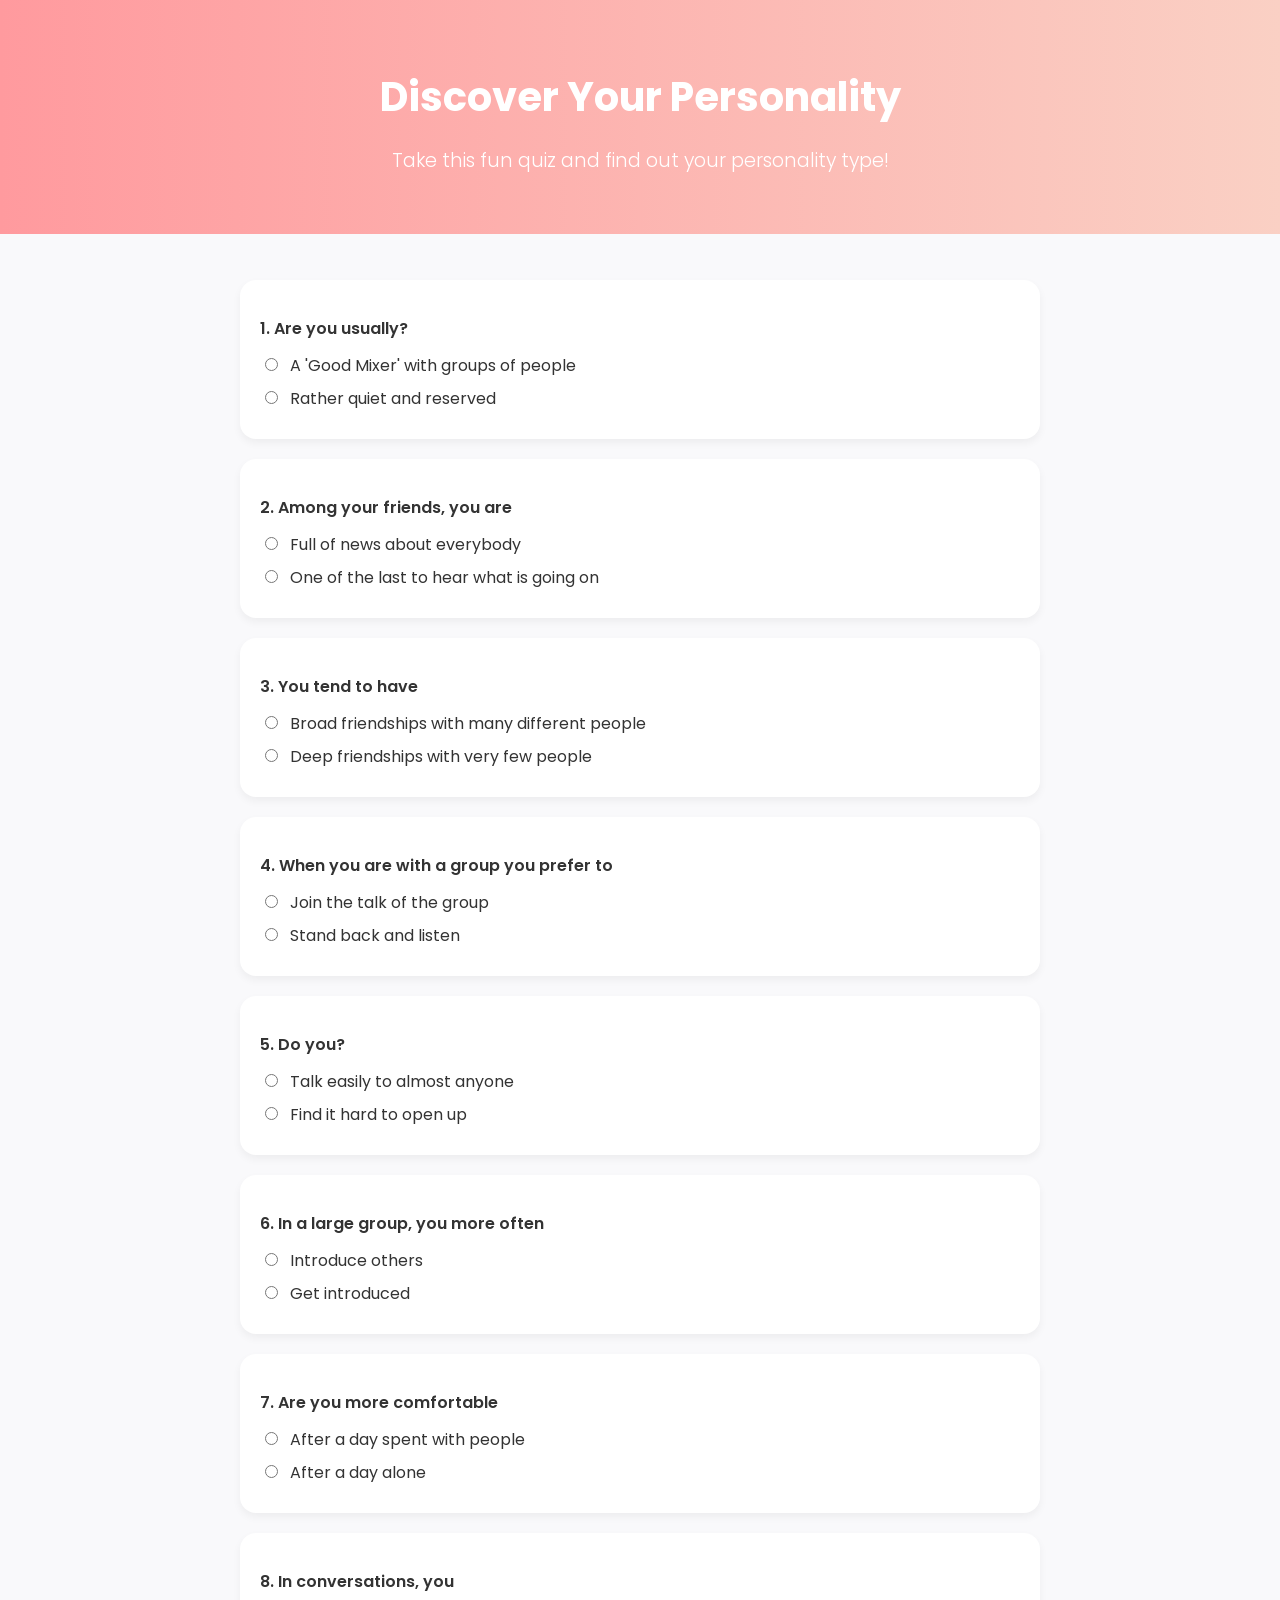
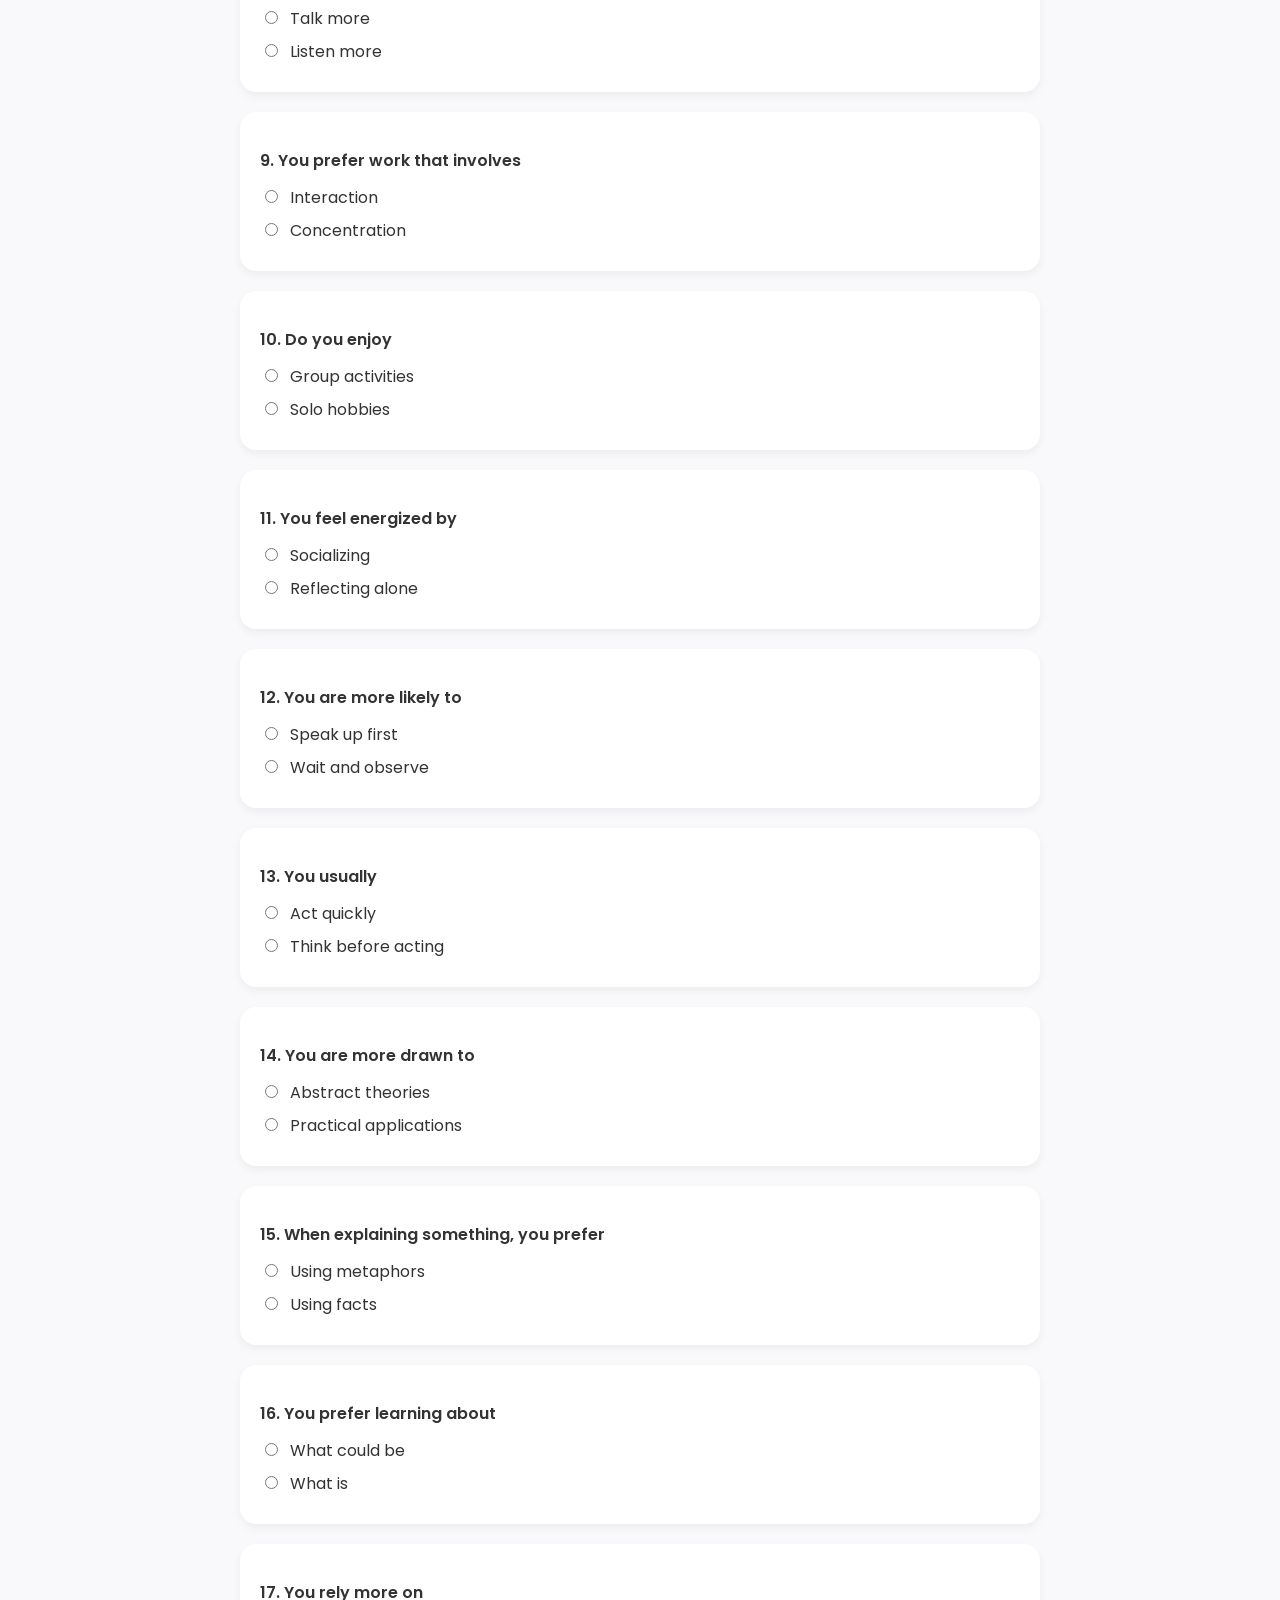
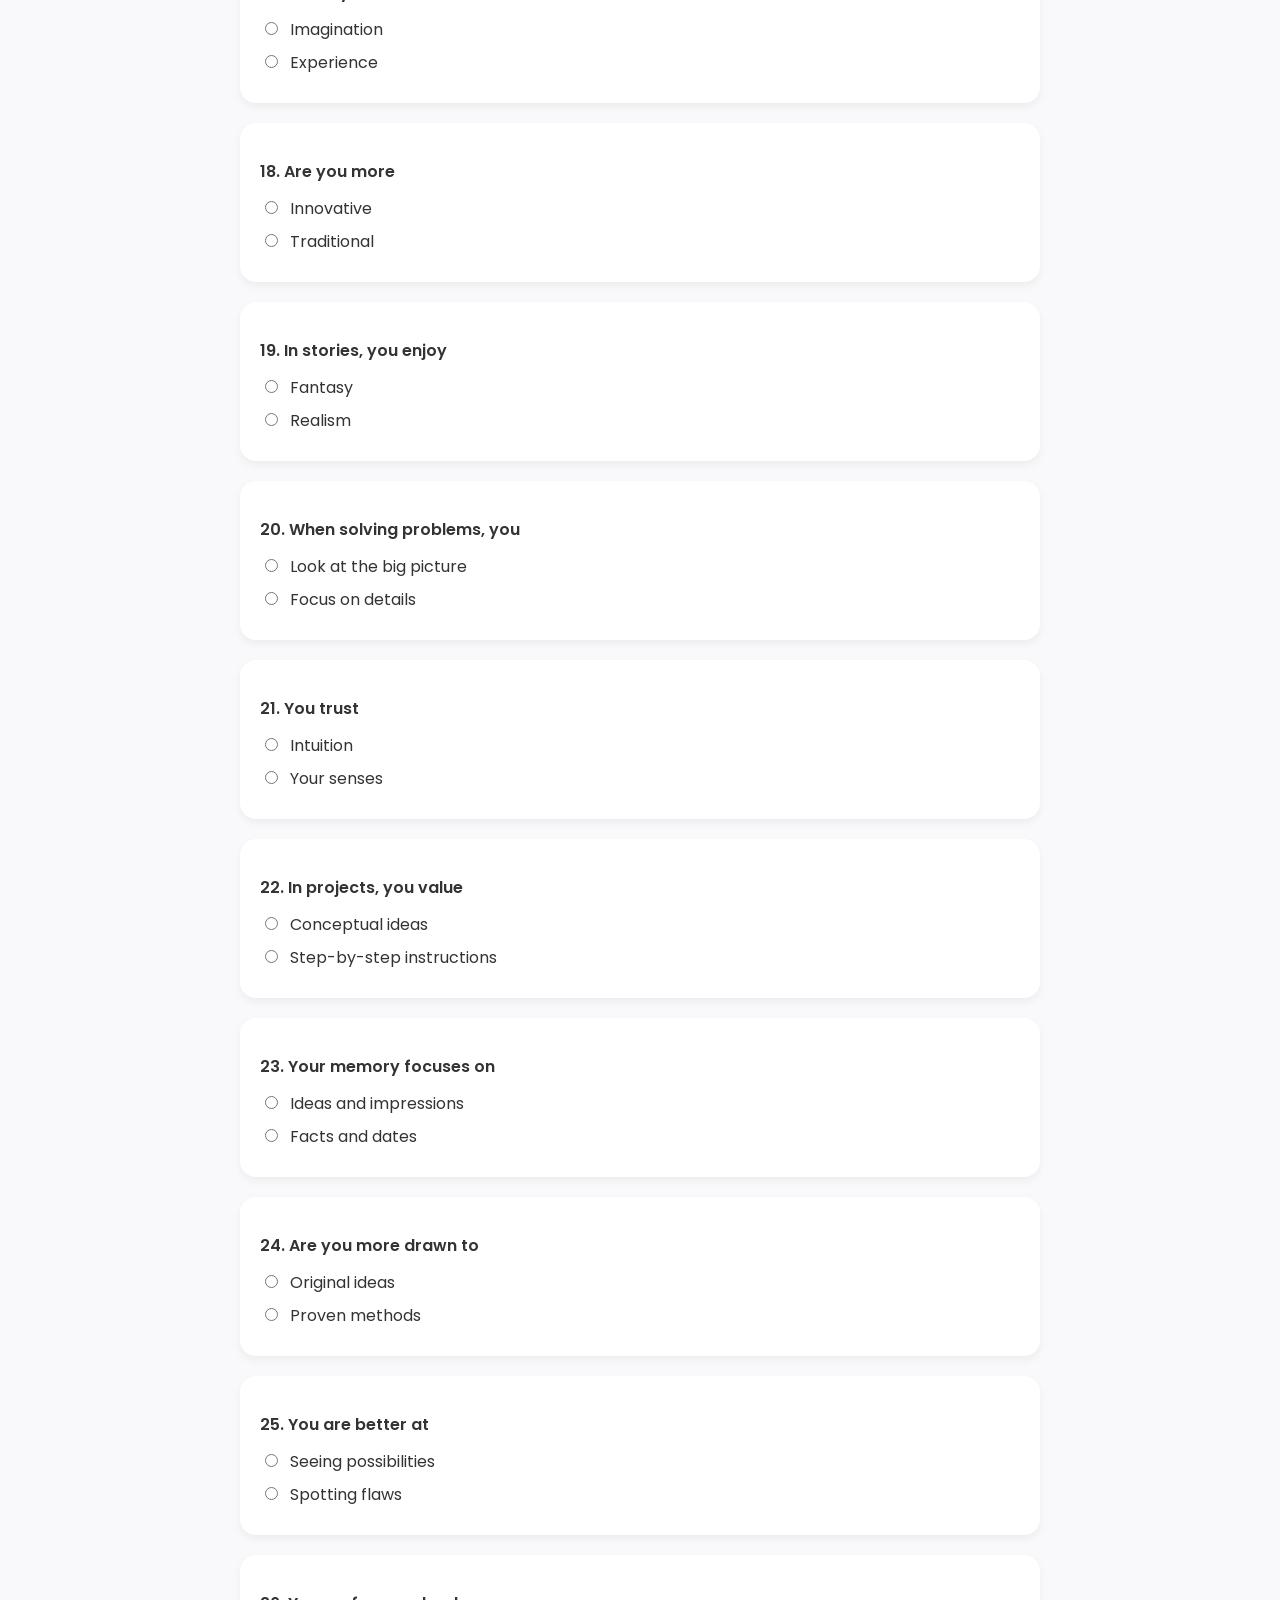
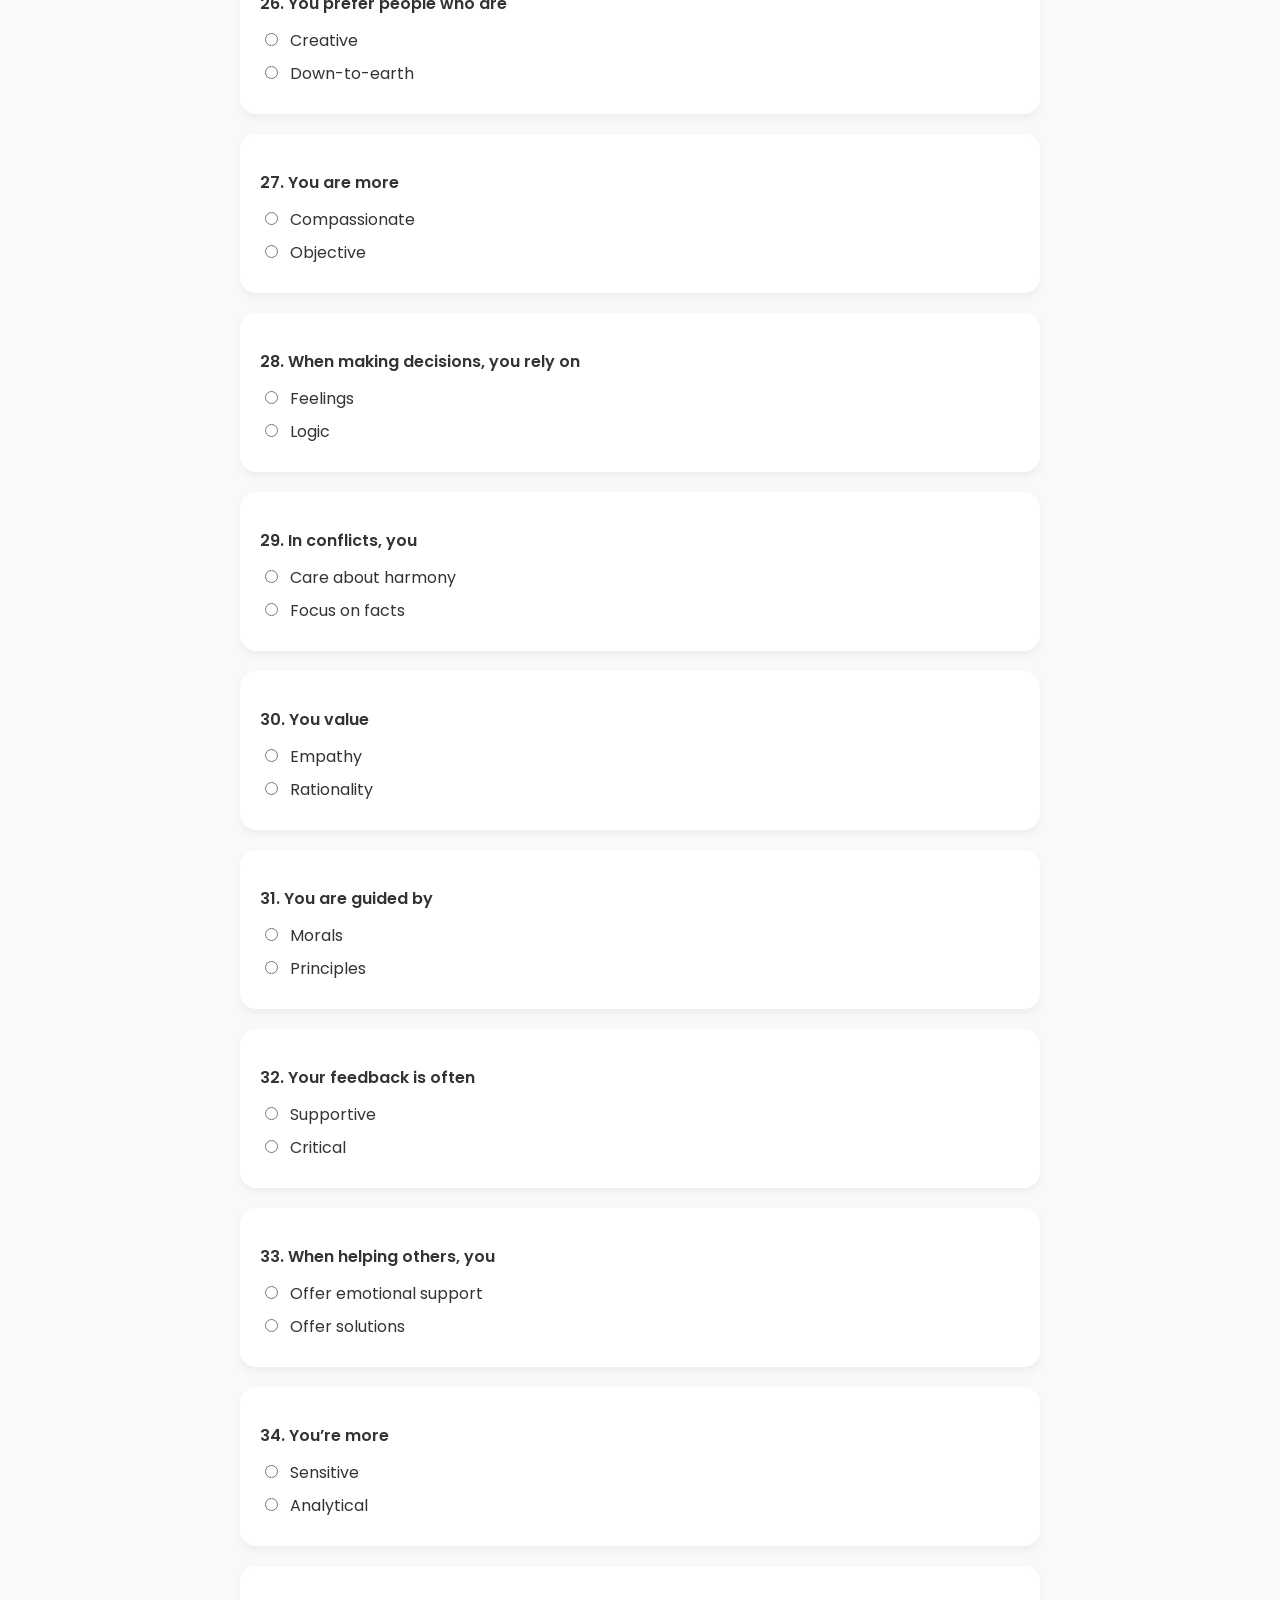
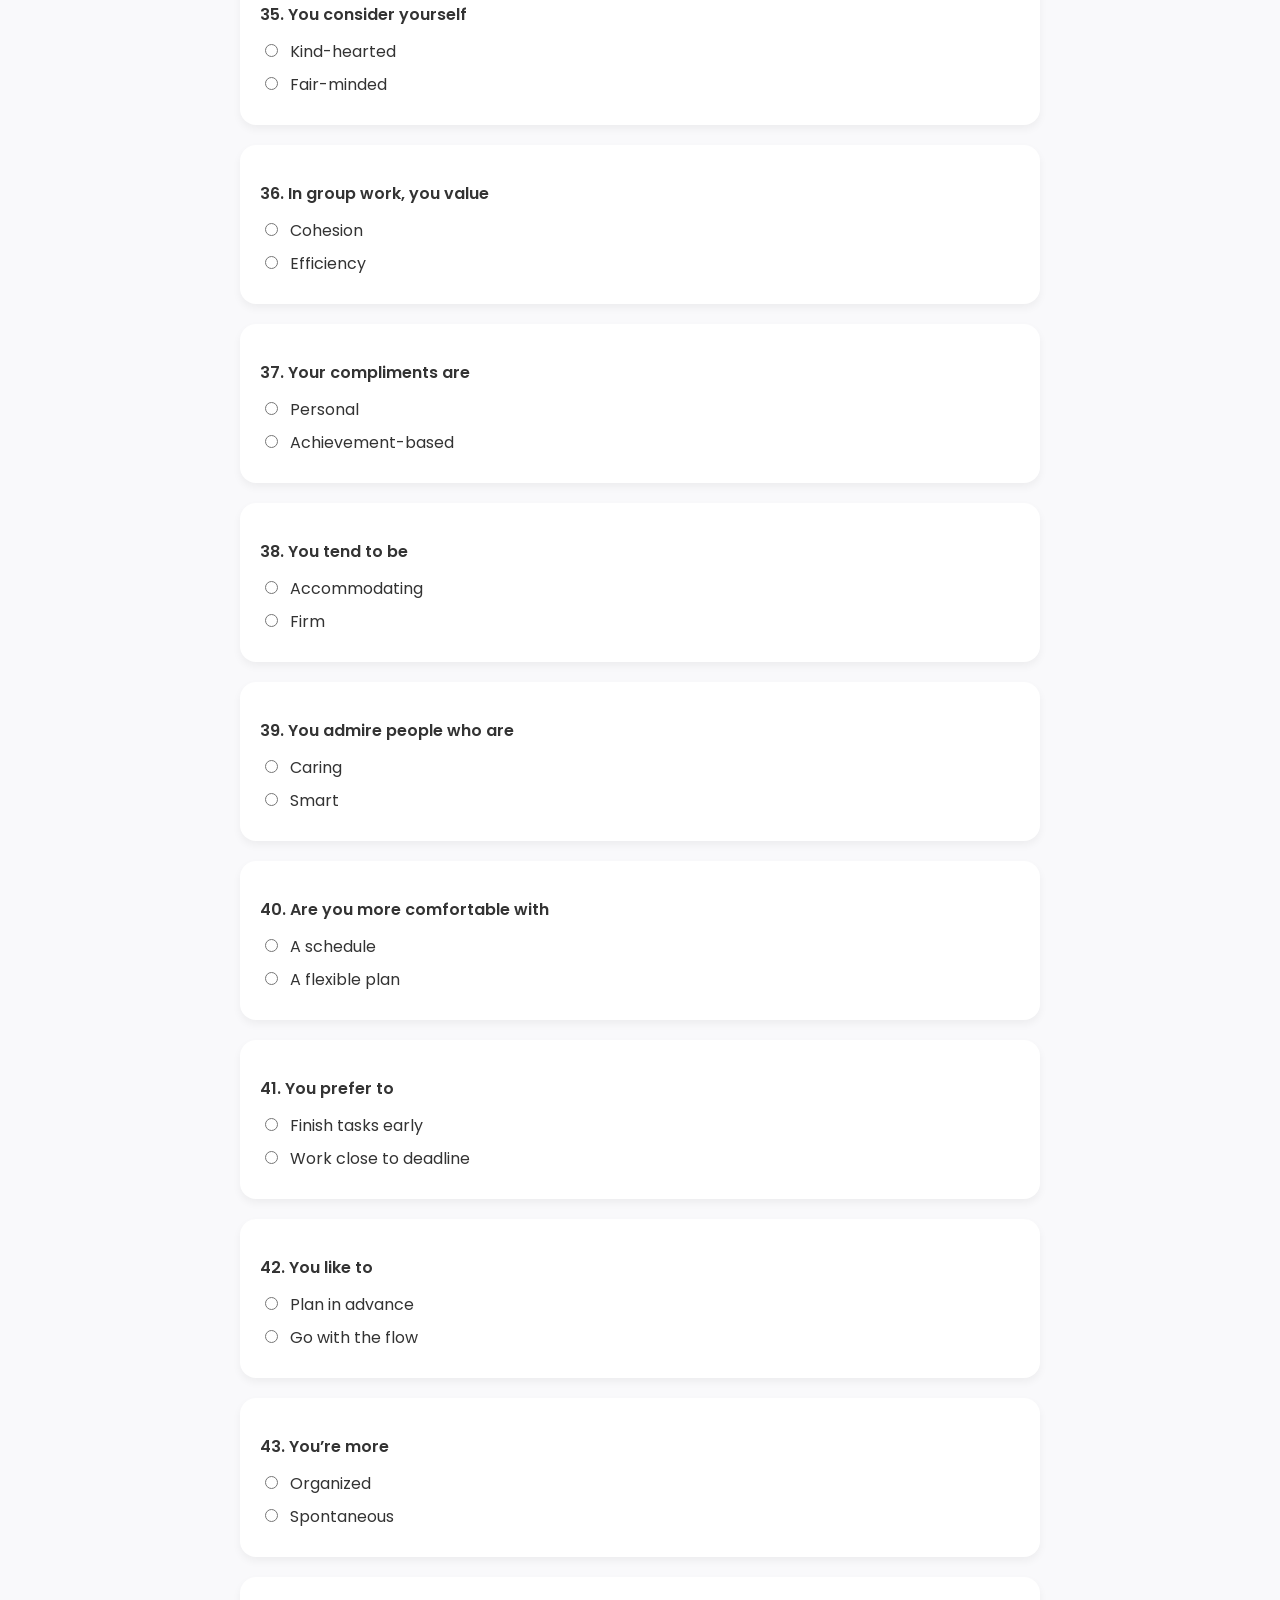
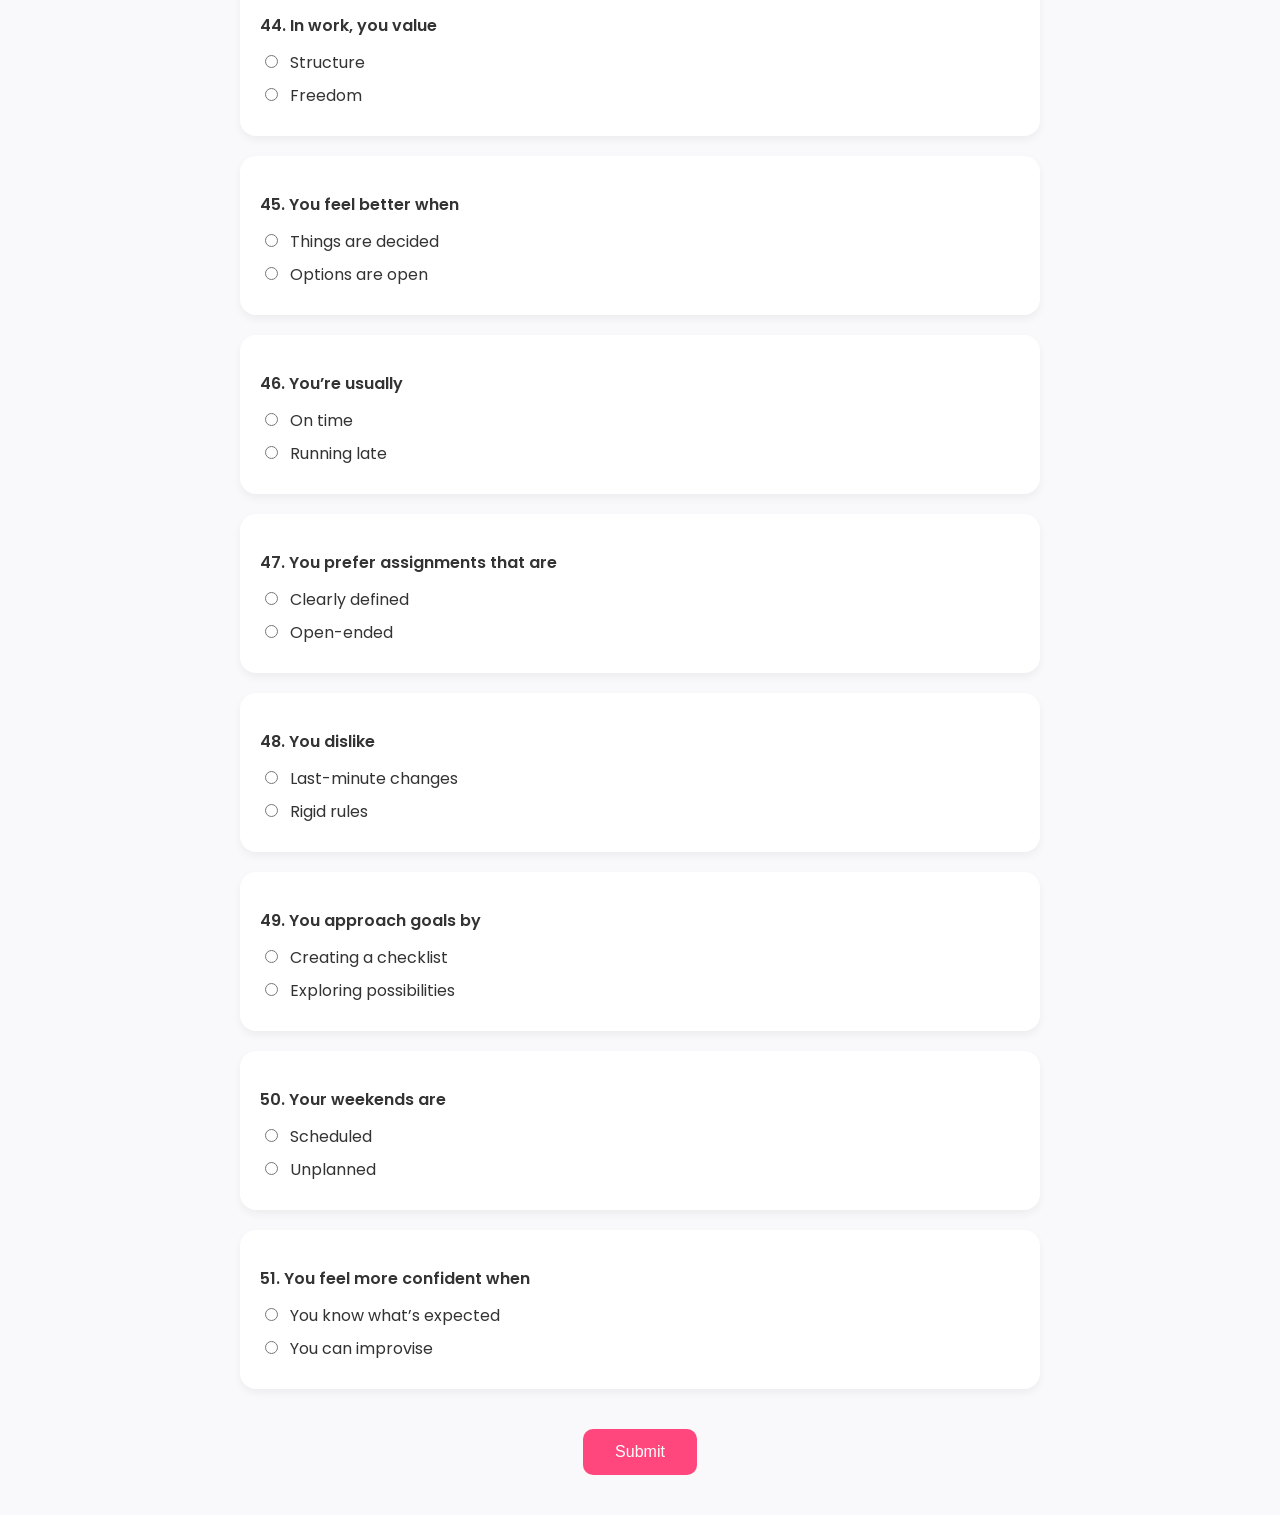
<file: index.html>
<!DOCTYPE html>
<html lang="en">
<head>

<!-- Google tag (gtag.js) -->
<script async src="https://www.googletagmanager.com/gtag/js?id=G-066M0ENY0S"></script>
<script>
  window.dataLayer = window.dataLayer || [];
  function gtag(){ dataLayer.push(arguments); }
  gtag('js', new Date());
  gtag('config', 'G-066M0ENY0S');
</script>


  <meta charset="UTF-8" />
  <meta name="viewport" content="width=device-width, initial-scale=1.0"/>
  <title>Discover Your Personality</title>
  <link href="https://fonts.googleapis.com/css2?family=Poppins:wght@400;600&display=swap" rel="stylesheet">
  <link rel="stylesheet" href="style.css">
</head>
<body>
  <header class="hero">
    <h1>Discover Your Personality</h1>
    <p>Take this fun quiz and find out your personality type!</p>
  </header>

  <div class="progress-bar" id="progressBar"></div>

  <form id="quiz-form">
    
    <div class="question">
      <p>1. Are you usually?</p>
      <label><input type="radio" name="q1" value="E"> A 'Good Mixer' with groups of people</label>
      <label><input type="radio" name="q1" value="I"> Rather quiet and reserved</label>
    </div>
    
    <div class="question">
      <p>2. Among your friends, you are</p>
      <label><input type="radio" name="q2" value="E"> Full of news about everybody</label>
      <label><input type="radio" name="q2" value="I"> One of the last to hear what is going on</label>
    </div>
    
    <div class="question">
      <p>3. You tend to have</p>
      <label><input type="radio" name="q3" value="E"> Broad friendships with many different people</label>
      <label><input type="radio" name="q3" value="I"> Deep friendships with very few people</label>
    </div>
    
    <div class="question">
      <p>4. When you are with a group you prefer to</p>
      <label><input type="radio" name="q4" value="E"> Join the talk of the group</label>
      <label><input type="radio" name="q4" value="I"> Stand back and listen</label>
    </div>
    
    <div class="question">
      <p>5. Do you?</p>
      <label><input type="radio" name="q5" value="E"> Talk easily to almost anyone</label>
      <label><input type="radio" name="q5" value="I"> Find it hard to open up</label>
    </div>
    
    <div class="question">
      <p>6. In a large group, you more often</p>
      <label><input type="radio" name="q6" value="E"> Introduce others</label>
      <label><input type="radio" name="q6" value="I"> Get introduced</label>
    </div>
    
    <div class="question">
      <p>7. Are you more comfortable</p>
      <label><input type="radio" name="q7" value="E"> After a day spent with people</label>
      <label><input type="radio" name="q7" value="I"> After a day alone</label>
    </div>
    
    <div class="question">
      <p>8. In conversations, you</p>
      <label><input type="radio" name="q8" value="E"> Talk more</label>
      <label><input type="radio" name="q8" value="I"> Listen more</label>
    </div>
    
    <div class="question">
      <p>9. You prefer work that involves</p>
      <label><input type="radio" name="q9" value="E"> Interaction</label>
      <label><input type="radio" name="q9" value="I"> Concentration</label>
    </div>
    
    <div class="question">
      <p>10. Do you enjoy</p>
      <label><input type="radio" name="q10" value="E"> Group activities</label>
      <label><input type="radio" name="q10" value="I"> Solo hobbies</label>
    </div>
    
    <div class="question">
      <p>11. You feel energized by</p>
      <label><input type="radio" name="q11" value="E"> Socializing</label>
      <label><input type="radio" name="q11" value="I"> Reflecting alone</label>
    </div>
    
    <div class="question">
      <p>12. You are more likely to</p>
      <label><input type="radio" name="q12" value="E"> Speak up first</label>
      <label><input type="radio" name="q12" value="I"> Wait and observe</label>
    </div>
    
    <div class="question">
      <p>13. You usually</p>
      <label><input type="radio" name="q13" value="E"> Act quickly</label>
      <label><input type="radio" name="q13" value="I"> Think before acting</label>
    </div>
    
    <div class="question">
      <p>14. You are more drawn to</p>
      <label><input type="radio" name="q14" value="N"> Abstract theories</label>
      <label><input type="radio" name="q14" value="S"> Practical applications</label>
    </div>
    
    <div class="question">
      <p>15. When explaining something, you prefer</p>
      <label><input type="radio" name="q15" value="N"> Using metaphors</label>
      <label><input type="radio" name="q15" value="S"> Using facts</label>
    </div>
    
    <div class="question">
      <p>16. You prefer learning about</p>
      <label><input type="radio" name="q16" value="N"> What could be</label>
      <label><input type="radio" name="q16" value="S"> What is</label>
    </div>
    
    <div class="question">
      <p>17. You rely more on</p>
      <label><input type="radio" name="q17" value="N"> Imagination</label>
      <label><input type="radio" name="q17" value="S"> Experience</label>
    </div>
    
    <div class="question">
      <p>18. Are you more</p>
      <label><input type="radio" name="q18" value="N"> Innovative</label>
      <label><input type="radio" name="q18" value="S"> Traditional</label>
    </div>
    
    <div class="question">
      <p>19. In stories, you enjoy</p>
      <label><input type="radio" name="q19" value="N"> Fantasy</label>
      <label><input type="radio" name="q19" value="S"> Realism</label>
    </div>
    
    <div class="question">
      <p>20. When solving problems, you</p>
      <label><input type="radio" name="q20" value="N"> Look at the big picture</label>
      <label><input type="radio" name="q20" value="S"> Focus on details</label>
    </div>
    
    <div class="question">
      <p>21. You trust</p>
      <label><input type="radio" name="q21" value="N"> Intuition</label>
      <label><input type="radio" name="q21" value="S"> Your senses</label>
    </div>
    
    <div class="question">
      <p>22. In projects, you value</p>
      <label><input type="radio" name="q22" value="N"> Conceptual ideas</label>
      <label><input type="radio" name="q22" value="S"> Step-by-step instructions</label>
    </div>
    
    <div class="question">
      <p>23. Your memory focuses on</p>
      <label><input type="radio" name="q23" value="N"> Ideas and impressions</label>
      <label><input type="radio" name="q23" value="S"> Facts and dates</label>
    </div>
    
    <div class="question">
      <p>24. Are you more drawn to</p>
      <label><input type="radio" name="q24" value="N"> Original ideas</label>
      <label><input type="radio" name="q24" value="S"> Proven methods</label>
    </div>
    
    <div class="question">
      <p>25. You are better at</p>
      <label><input type="radio" name="q25" value="N"> Seeing possibilities</label>
      <label><input type="radio" name="q25" value="S"> Spotting flaws</label>
    </div>
    
    <div class="question">
      <p>26. You prefer people who are</p>
      <label><input type="radio" name="q26" value="N"> Creative</label>
      <label><input type="radio" name="q26" value="S"> Down-to-earth</label>
    </div>
    
    <div class="question">
      <p>27. You are more</p>
      <label><input type="radio" name="q27" value="F"> Compassionate</label>
      <label><input type="radio" name="q27" value="T"> Objective</label>
    </div>
    
    <div class="question">
      <p>28. When making decisions, you rely on</p>
      <label><input type="radio" name="q28" value="F"> Feelings</label>
      <label><input type="radio" name="q28" value="T"> Logic</label>
    </div>
    
    <div class="question">
      <p>29. In conflicts, you</p>
      <label><input type="radio" name="q29" value="F"> Care about harmony</label>
      <label><input type="radio" name="q29" value="T"> Focus on facts</label>
    </div>
    
    <div class="question">
      <p>30. You value</p>
      <label><input type="radio" name="q30" value="F"> Empathy</label>
      <label><input type="radio" name="q30" value="T"> Rationality</label>
    </div>
    
    <div class="question">
      <p>31. You are guided by</p>
      <label><input type="radio" name="q31" value="F"> Morals</label>
      <label><input type="radio" name="q31" value="T"> Principles</label>
    </div>
    
    <div class="question">
      <p>32. Your feedback is often</p>
      <label><input type="radio" name="q32" value="F"> Supportive</label>
      <label><input type="radio" name="q32" value="T"> Critical</label>
    </div>
    
    <div class="question">
      <p>33. When helping others, you</p>
      <label><input type="radio" name="q33" value="F"> Offer emotional support</label>
      <label><input type="radio" name="q33" value="T"> Offer solutions</label>
    </div>
    
    <div class="question">
      <p>34. You’re more</p>
      <label><input type="radio" name="q34" value="F"> Sensitive</label>
      <label><input type="radio" name="q34" value="T"> Analytical</label>
    </div>
    
    <div class="question">
      <p>35. You consider yourself</p>
      <label><input type="radio" name="q35" value="F"> Kind-hearted</label>
      <label><input type="radio" name="q35" value="T"> Fair-minded</label>
    </div>
    
    <div class="question">
      <p>36. In group work, you value</p>
      <label><input type="radio" name="q36" value="F"> Cohesion</label>
      <label><input type="radio" name="q36" value="T"> Efficiency</label>
    </div>
    
    <div class="question">
      <p>37. Your compliments are</p>
      <label><input type="radio" name="q37" value="F"> Personal</label>
      <label><input type="radio" name="q37" value="T"> Achievement-based</label>
    </div>
    
    <div class="question">
      <p>38. You tend to be</p>
      <label><input type="radio" name="q38" value="F"> Accommodating</label>
      <label><input type="radio" name="q38" value="T"> Firm</label>
    </div>
    
    <div class="question">
      <p>39. You admire people who are</p>
      <label><input type="radio" name="q39" value="F"> Caring</label>
      <label><input type="radio" name="q39" value="T"> Smart</label>
    </div>
    
    <div class="question">
      <p>40. Are you more comfortable with</p>
      <label><input type="radio" name="q40" value="J"> A schedule</label>
      <label><input type="radio" name="q40" value="P"> A flexible plan</label>
    </div>
    
    <div class="question">
      <p>41. You prefer to</p>
      <label><input type="radio" name="q41" value="J"> Finish tasks early</label>
      <label><input type="radio" name="q41" value="P"> Work close to deadline</label>
    </div>
    
    <div class="question">
      <p>42. You like to</p>
      <label><input type="radio" name="q42" value="J"> Plan in advance</label>
      <label><input type="radio" name="q42" value="P"> Go with the flow</label>
    </div>
    
    <div class="question">
      <p>43. You’re more</p>
      <label><input type="radio" name="q43" value="J"> Organized</label>
      <label><input type="radio" name="q43" value="P"> Spontaneous</label>
    </div>
    
    <div class="question">
      <p>44. In work, you value</p>
      <label><input type="radio" name="q44" value="J"> Structure</label>
      <label><input type="radio" name="q44" value="P"> Freedom</label>
    </div>
    
    <div class="question">
      <p>45. You feel better when</p>
      <label><input type="radio" name="q45" value="J"> Things are decided</label>
      <label><input type="radio" name="q45" value="P"> Options are open</label>
    </div>
    
    <div class="question">
      <p>46. You’re usually</p>
      <label><input type="radio" name="q46" value="J"> On time</label>
      <label><input type="radio" name="q46" value="P"> Running late</label>
    </div>
    
    <div class="question">
      <p>47. You prefer assignments that are</p>
      <label><input type="radio" name="q47" value="J"> Clearly defined</label>
      <label><input type="radio" name="q47" value="P"> Open-ended</label>
    </div>
    
    <div class="question">
      <p>48. You dislike</p>
      <label><input type="radio" name="q48" value="J"> Last-minute changes</label>
      <label><input type="radio" name="q48" value="P"> Rigid rules</label>
    </div>
    
    <div class="question">
      <p>49. You approach goals by</p>
      <label><input type="radio" name="q49" value="J"> Creating a checklist</label>
      <label><input type="radio" name="q49" value="P"> Exploring possibilities</label>
    </div>
    
    <div class="question">
      <p>50. Your weekends are</p>
      <label><input type="radio" name="q50" value="J"> Scheduled</label>
      <label><input type="radio" name="q50" value="P"> Unplanned</label>
    </div>
    
    <div class="question">
      <p>51. You feel more confident when</p>
      <label><input type="radio" name="q51" value="J"> You know what’s expected</label>
      <label><input type="radio" name="q51" value="P"> You can improvise</label>
    </div>
    
    <button type="button" onclick="calculateResult()">Submit</button>
  </form>

  <script>
    function calculateResult() {
      const form = document.getElementById('quiz-form');
      const data = new FormData(form);
      let scores = { E: 0, I: 0, N: 0, S: 0, F: 0, T: 0, J: 0, P: 0 };

      for (let [_, value] of data.entries()) {
        if (scores.hasOwnProperty(value)) {
          scores[value]++;
        }
      }

      let result = "";
      result += scores.E >= scores.I ? "E" : "I";
      result += scores.N >= scores.S ? "N" : "S";
      result += scores.F >= scores.T ? "F" : "T";
      result += scores.J >= scores.P ? "J" : "P";

      window.location.href = "page2.html#" + result;
    }

    const total = document.querySelectorAll("#quiz-form .question").length;
    document.querySelectorAll("input").forEach(input => {
      input.addEventListener("change", () => {
        const checked = document.querySelectorAll("input:checked").length;
        const progress = (checked / total) * 100;
        document.getElementById("progressBar").style.width = progress + "%";
      });
    });
  </script>
</body>
</html>
</file>
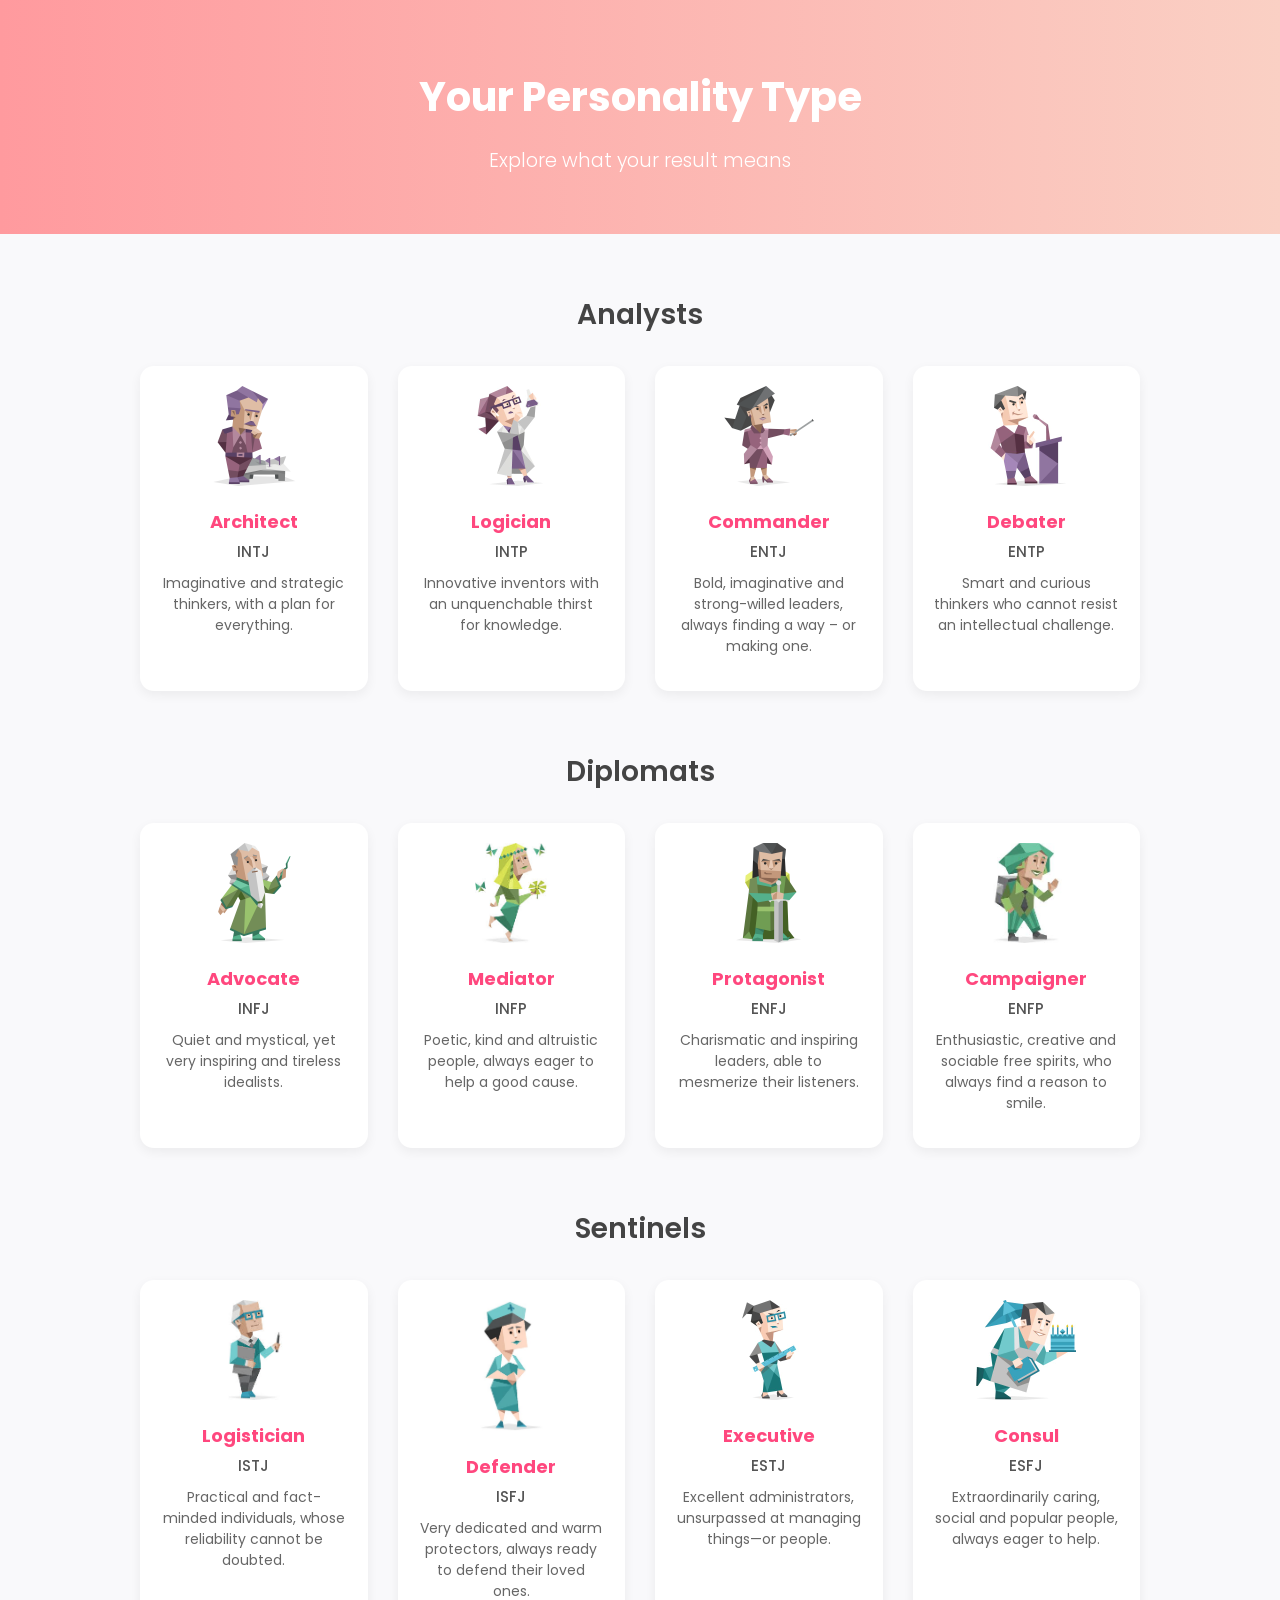
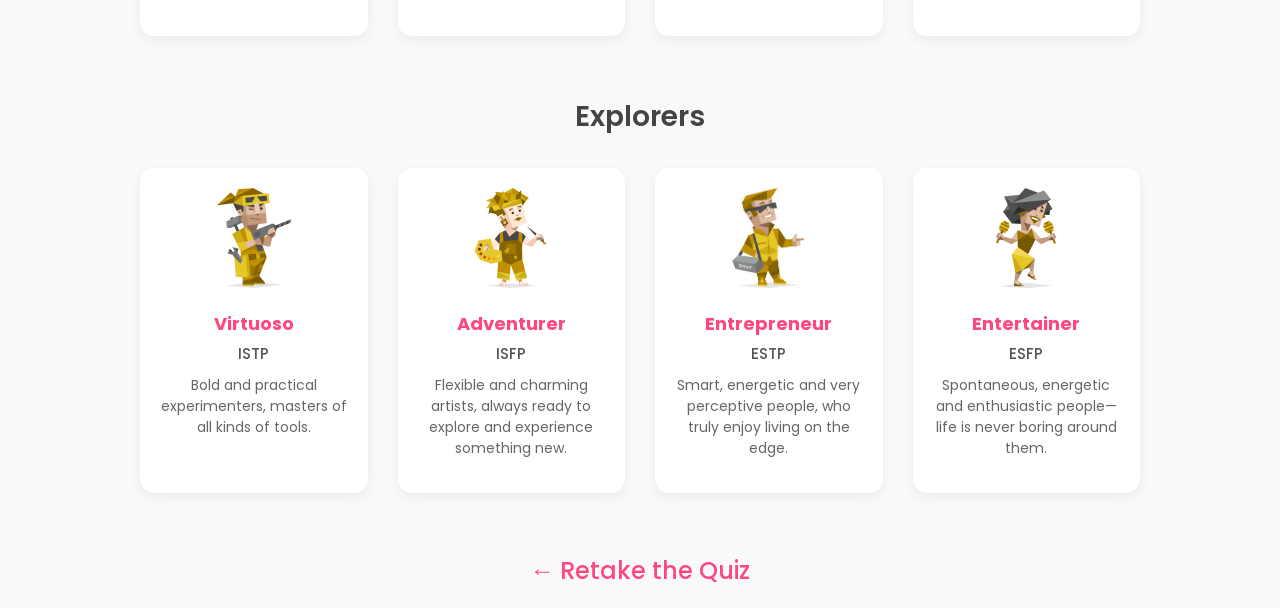
<file: page2.html>
<!DOCTYPE html>
<html lang="en">
<head>

<!-- Google tag (gtag.js) -->
<script async src="https://www.googletagmanager.com/gtag/js?id=G-066M0ENY0S"></script>
<script>
  window.dataLayer = window.dataLayer || [];
  function gtag(){ dataLayer.push(arguments); }
  gtag('js', new Date());
  gtag('config', 'G-066M0ENY0S');
</script>


  <meta charset="UTF-8">
  <meta name="viewport" content="width=device-width, initial-scale=1.0">
  <title>Your Personality Type</title>
  <link rel="stylesheet" href="style.css">
  <style>
    html { scroll-behavior: smooth; }

    .hero {
      background: linear-gradient(to right, #fbc2eb, #a6c1ee);
      padding: 40px 20px;
      text-align: center;
      color: #fff;
    }

    .highlight {
      background-color: #fff3f8;
      border: 3px solid #ff477e;
      border-radius: 12px;
    }

    .group-title {
      text-align: center;
      font-size: 28px;
      font-weight: 600;
      color: #444;
      margin-top: 60px;
    }

    .card-grid {
      display: grid;
      grid-template-columns: repeat(auto-fit, minmax(220px, 1fr));
      gap: 30px;
      max-width: 1000px;
      margin: 30px auto;
      padding: 0 20px;
    }

    .personality-card {
      text-align: center;
      background: #fff;
      padding: 20px;
      border-radius: 14px;
      box-shadow: 0 4px 12px rgba(0,0,0,0.06);
      transition: transform 0.3s ease;
    }

    .personality-card:hover {
      transform: translateY(-5px);
    }

    .personality-card img {
      width: 100px;
      height: auto;
      margin-bottom: 10px;
    }

    .personality-card h2 {
      margin: 5px 0;
      color: #ff477e;
      font-size: 18px;
    }

    .personality-card h3 {
      margin: 0;
      font-size: 15px;
      color: #555;
      font-weight: 500;
    }

    .personality-card p {
      font-size: 14px;
      margin-top: 10px;
      color: #666;
    }

    a {
      text-decoration: none;
      color: #ff477e;
      font-weight: 500;
    }

    center {
      margin-top: 60px;
    }
  </style>
</head>
<body>

<header class="hero">
  <h1>Your Personality Type</h1>
  <p>Explore what your result means</p>
</header>
<div class="group-title">Analysts</div><div class="card-grid">
        <div id="INTJ" class="personality-card">
          <img src="images/INTJ.png" alt="Architect image">
          <h2>Architect</h2>
          <h3>INTJ</h3>
          <p>Imaginative and strategic thinkers, with a plan for everything.</p>
        </div>
        
        <div id="INTP" class="personality-card">
          <img src="images/INTP.png" alt="Logician image">
          <h2>Logician</h2>
          <h3>INTP</h3>
          <p>Innovative inventors with an unquenchable thirst for knowledge.</p>
        </div>
        
        <div id="ENTJ" class="personality-card">
          <img src="images/ENTJ.png" alt="Commander image">
          <h2>Commander</h2>
          <h3>ENTJ</h3>
          <p>Bold, imaginative and strong-willed leaders, always finding a way – or making one.</p>
        </div>
        
        <div id="ENTP" class="personality-card">
          <img src="images/ENTP.png" alt="Debater image">
          <h2>Debater</h2>
          <h3>ENTP</h3>
          <p>Smart and curious thinkers who cannot resist an intellectual challenge.</p>
        </div>
        </div><div class="group-title">Diplomats</div><div class="card-grid">
        <div id="INFJ" class="personality-card">
          <img src="images/INFJ.png" alt="Advocate image">
          <h2>Advocate</h2>
          <h3>INFJ</h3>
          <p>Quiet and mystical, yet very inspiring and tireless idealists.</p>
        </div>
        
        <div id="INFP" class="personality-card">
          <img src="images/INFP.png" alt="Mediator image">
          <h2>Mediator</h2>
          <h3>INFP</h3>
          <p>Poetic, kind and altruistic people, always eager to help a good cause.</p>
        </div>
        
        <div id="ENFJ" class="personality-card">
          <img src="images/ENFJ.png" alt="Protagonist image">
          <h2>Protagonist</h2>
          <h3>ENFJ</h3>
          <p>Charismatic and inspiring leaders, able to mesmerize their listeners.</p>
        </div>
        
        <div id="ENFP" class="personality-card">
          <img src="images/ENFP.png" alt="Campaigner image">
          <h2>Campaigner</h2>
          <h3>ENFP</h3>
          <p>Enthusiastic, creative and sociable free spirits, who always find a reason to smile.</p>
        </div>
        </div><div class="group-title">Sentinels</div><div class="card-grid">
        <div id="ISTJ" class="personality-card">
          <img src="images/ISTJ.png" alt="Logistician image">
          <h2>Logistician</h2>
          <h3>ISTJ</h3>
          <p>Practical and fact-minded individuals, whose reliability cannot be doubted.</p>
        </div>
        
        <div id="ISFJ" class="personality-card">
          <img src="images/ISFJ.png" alt="Defender image">
          <h2>Defender</h2>
          <h3>ISFJ</h3>
          <p>Very dedicated and warm protectors, always ready to defend their loved ones.</p>
        </div>
        
        <div id="ESTJ" class="personality-card">
          <img src="images/ESTJ.png" alt="Executive image">
          <h2>Executive</h2>
          <h3>ESTJ</h3>
          <p>Excellent administrators, unsurpassed at managing things—or people.</p>
        </div>
        
        <div id="ESFJ" class="personality-card">
          <img src="images/ESFJ.png" alt="Consul image">
          <h2>Consul</h2>
          <h3>ESFJ</h3>
          <p>Extraordinarily caring, social and popular people, always eager to help.</p>
        </div>
        </div><div class="group-title">Explorers</div><div class="card-grid">
        <div id="ISTP" class="personality-card">
          <img src="images/ISTP.png" alt="Virtuoso image">
          <h2>Virtuoso</h2>
          <h3>ISTP</h3>
          <p>Bold and practical experimenters, masters of all kinds of tools.</p>
        </div>
        
        <div id="ISFP" class="personality-card">
          <img src="images/ISFP.png" alt="Adventurer image">
          <h2>Adventurer</h2>
          <h3>ISFP</h3>
          <p>Flexible and charming artists, always ready to explore and experience something new.</p>
        </div>
        
        <div id="ESTP" class="personality-card">
          <img src="images/ESTP.png" alt="Entrepreneur image">
          <h2>Entrepreneur</h2>
          <h3>ESTP</h3>
          <p>Smart, energetic and very perceptive people, who truly enjoy living on the edge.</p>
        </div>
        
        <div id="ESFP" class="personality-card">
          <img src="images/ESFP.png" alt="Entertainer image">
          <h2>Entertainer</h2>
          <h3>ESFP</h3>
          <p>Spontaneous, energetic and enthusiastic people—life is never boring around them.</p>
        </div>
        </div>
<center>
  <h2><a href="index.html">← Retake the Quiz</a></h2>
</center>

<script>
  window.onload = function () {
    const type = window.location.hash.substring(1);
    if (type) {
      const el = document.getElementById(type);
      if (el) {
        el.classList.add("highlight");
        el.scrollIntoView({ behavior: "smooth" });
      }
    }
  };
</script>
</body>
</html>
</file>
<file: style.css>
@import url('https://fonts.googleapis.com/css2?family=Poppins:wght@400;600&display=swap');

body {
  font-family: 'Poppins', sans-serif;
  background: #f9f9fb;
  color: #333;
  margin: 0;
  padding: 0;
}

header.hero {
  background: linear-gradient(to right, #ff9a9e, #fad0c4);
  text-align: center;
  padding: 40px 20px;
  color: #fff;
}

header.hero h1 {
  font-size: 2.5rem;
  margin-bottom: 10px;
}

header.hero p {
  font-size: 1.2rem;
  font-weight: 300;
}

form {
  max-width: 800px;
  margin: 40px auto;
  padding: 0 20px;
}

.question {
  background: #fff;
  padding: 20px;
  margin-bottom: 20px;
  border-radius: 16px;
  box-shadow: 0 4px 8px rgba(0,0,0,0.05);
}

.question p {
  font-weight: 600;
  margin-bottom: 12px;
}

label {
  display: block;
  margin-bottom: 8px;
  font-weight: 400;
}

input[type="radio"] {
  margin-right: 8px;
  accent-color: #ff477e;
}

button {
  background: #ff477e;
  color: #fff;
  font-size: 16px;
  border: none;
  padding: 14px 32px;
  border-radius: 10px;
  display: block;
  margin: 40px auto;
  cursor: pointer;
  transition: background 0.3s ease;
}

button:hover {
  background: #e8416e;
}

.progress-bar {
  height: 6px;
  background-color: #ff477e;
  width: 0%;
  transition: width 0.3s ease-in-out;
}
</file>
